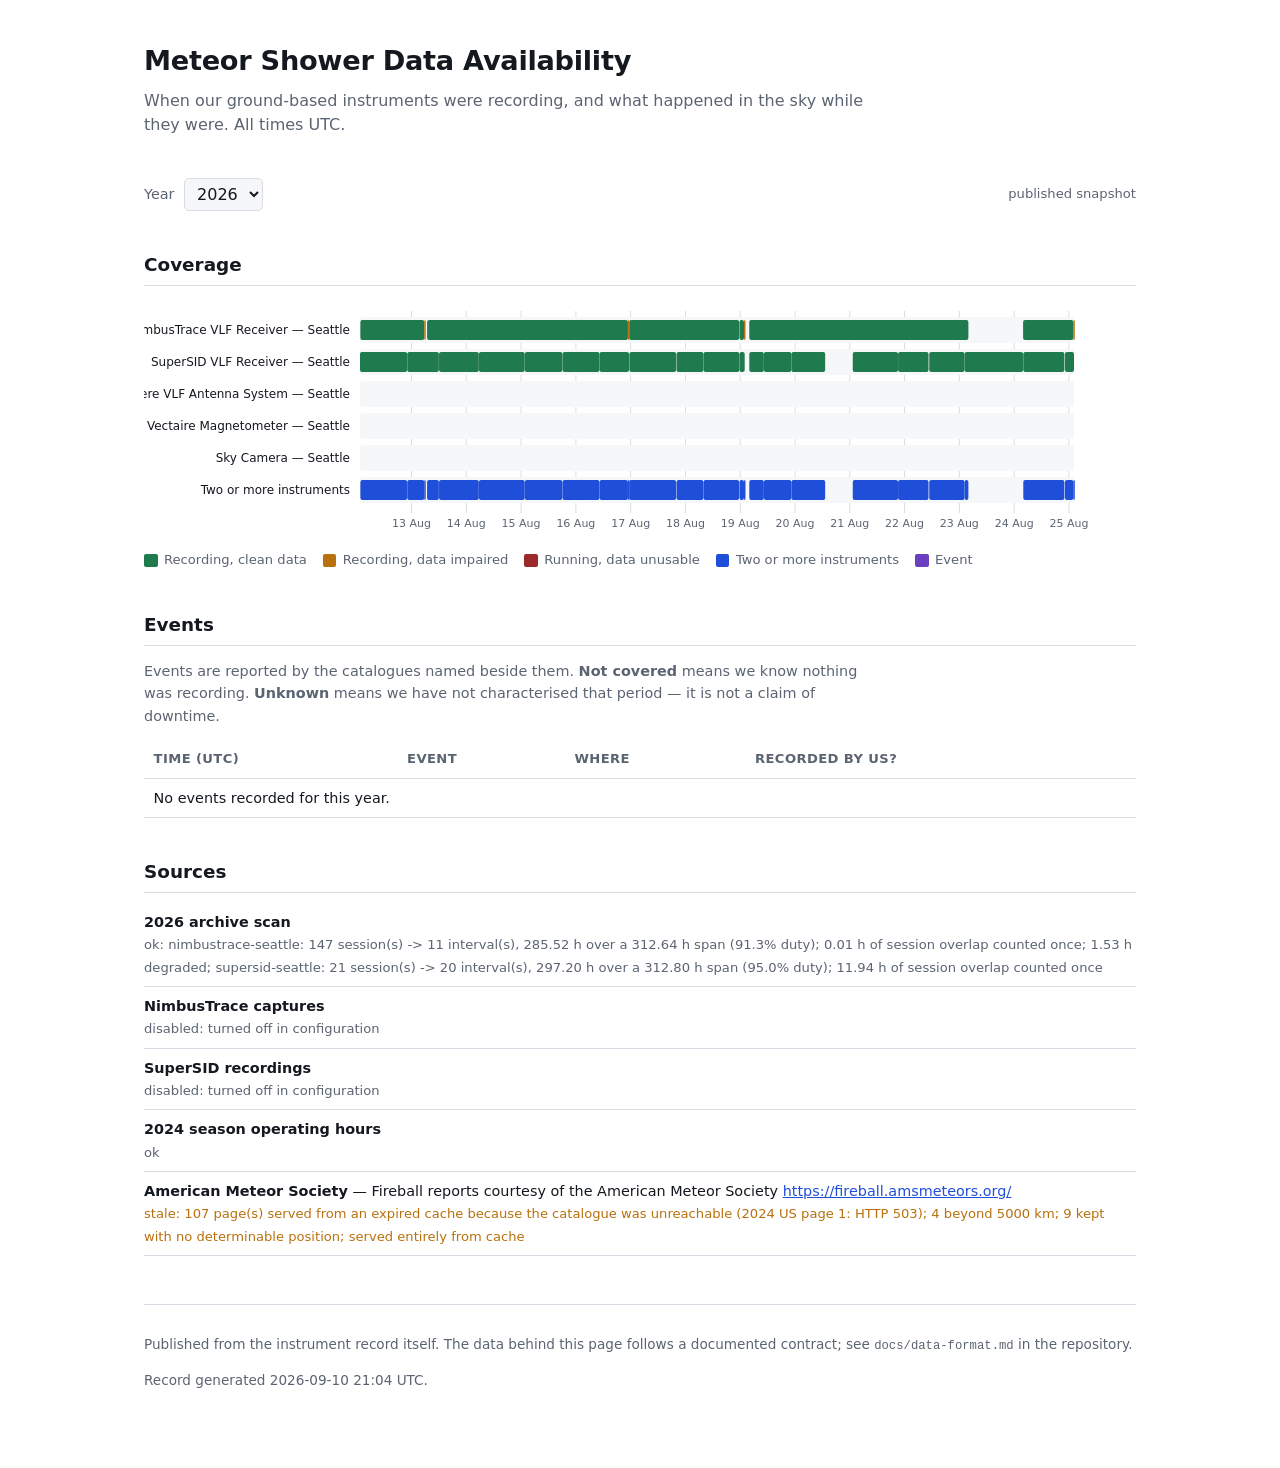
<file: web/reference.html>
<!doctype html>
<html lang="en">
<head>
<meta charset="utf-8">
<meta name="viewport" content="width=device-width, initial-scale=1">
<title>Meteor Shower Data Availability</title>
<meta name="description" content="When our ground-based VLF instruments were recording, and what happened in the sky while they were.">
<link rel="stylesheet" href="style.css">
</head>
<body>

<header class="masthead">
  <h1>Meteor Shower Data Availability</h1>
  <p class="tagline">
    When our ground-based instruments were recording, and what happened in the sky while they were.
    All times UTC.
  </p>
</header>

<div id="status" class="status" role="status" aria-live="polite">Loading the record…</div>

<main id="main" hidden>

  <section class="controls">
    <label for="year">Year</label>
    <select id="year"></select>
    <span id="feed" class="feed"></span>
  </section>

  <section aria-labelledby="coverage-heading">
    <h2 id="coverage-heading">Coverage</h2>
    <div class="scroller">
      <svg id="timeline" role="img" aria-label="Instrument coverage over time"></svg>
    </div>
    <ul class="legend">
      <li><span class="swatch swatch-good"></span>Recording, clean data</li>
      <li><span class="swatch swatch-degraded"></span>Recording, data impaired</li>
      <li><span class="swatch swatch-lost"></span>Running, data unusable</li>
      <li><span class="swatch swatch-overlap"></span>Two or more instruments</li>
      <li><span class="swatch swatch-event"></span>Event</li>
    </ul>
  </section>

  <section aria-labelledby="events-heading">
    <h2 id="events-heading">Events</h2>
    <p class="note">
      Events are reported by the catalogues named beside them. <strong>Not covered</strong> means we
      know nothing was recording. <strong>Unknown</strong> means we have not characterised that
      period — it is not a claim of downtime.
    </p>
    <div class="scroller">
      <table id="events">
        <thead>
          <tr>
            <th scope="col">Time (UTC)</th>
            <th scope="col">Event</th>
            <th scope="col">Where</th>
            <th scope="col">Recorded by us?</th>
          </tr>
        </thead>
        <tbody></tbody>
      </table>
    </div>
  </section>

  <section aria-labelledby="sources-heading">
    <h2 id="sources-heading">Sources</h2>
    <ul id="sources" class="sources"></ul>
  </section>

</main>

<footer class="colophon">
  <p>
    Published from the instrument record itself. The data behind this page follows a documented
    contract; see <code>docs/data-format.md</code> in the repository.
  </p>
  <p id="generated" class="generated"></p>
</footer>

<script src="config.js"></script>
<script src="app.js"></script>
</body>
</html>
</file>
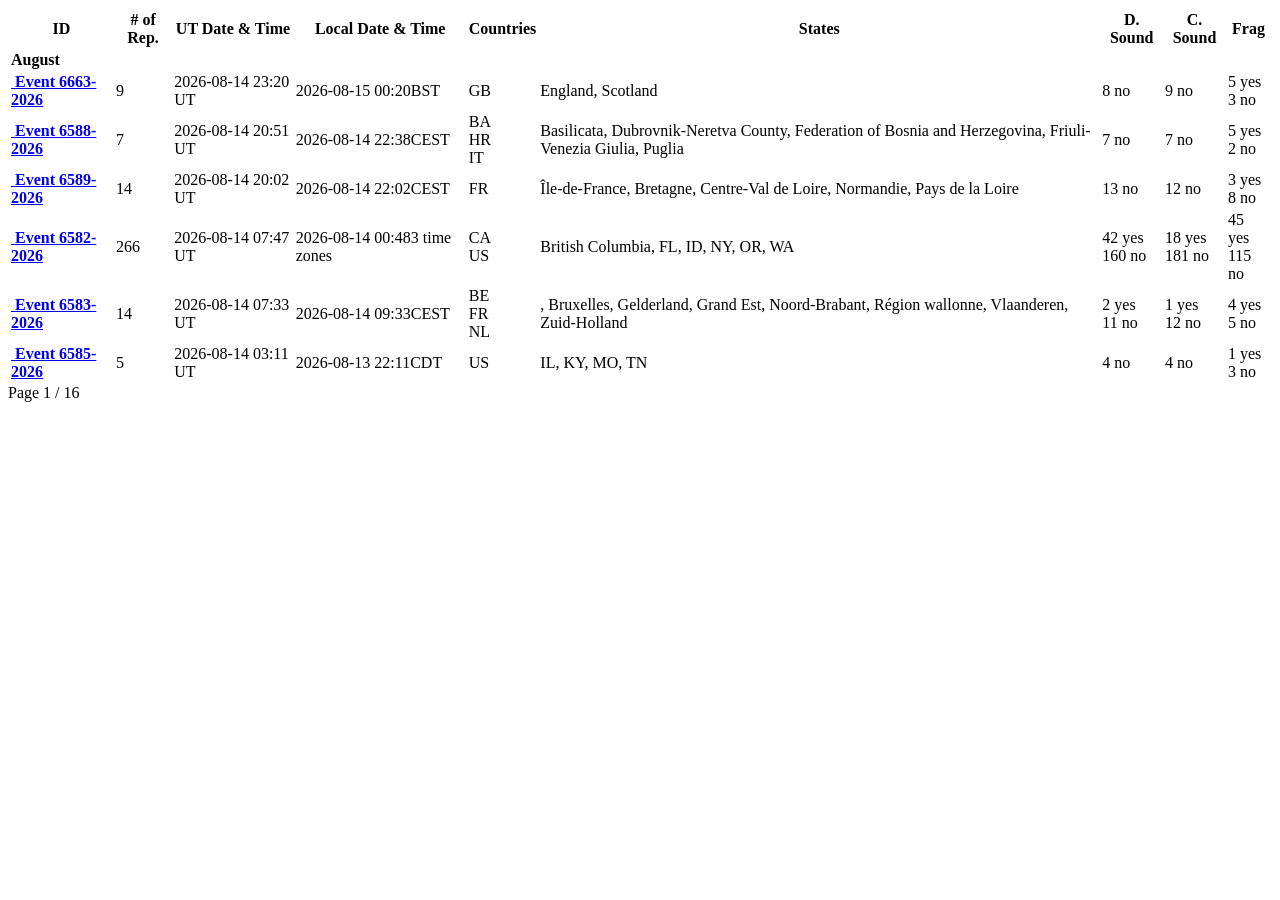
<file: backend/tests/fixtures/ams_browse_events.html>
<html><body>
<table class="table table-hover table-condensed table-results "><thead><tr><th>ID</th><th class="nw" title="Number of Reports"># of Rep.</th><th class="nw" title="Average UT Date &amp; Time">UT Date &amp; Time</th><th class="nw" title="Average Local Date &amp; Time">Local Date &amp; Time</th><th class="nw" title="Countries">Countries</th><th class="nw" title="States">States</th><th class="c nw" title="Delayed Sound">D. Sound</th><th class="c nw" title="Concurrent Sound">C. Sound</th><th class="c nw" title="Fragmentation">Frag</th></tr> </thead><tbody>
<tr><td colspan="12" class="event"><strong> August</strong></td></tr>
<tr><td class="nw"><a href="/members/imo_view/event/2026/6663" title="View Event 107546"><span class="fa fa-map-marker"></span>&nbsp;<strong>Event 6663-2026</strong></a></td><td>9</td><td class="nw">2026-08-14 23:20 UT</td><td class="nw">2026-08-15 00:20BST</td><td class="c nw">GB <span class="hankey-flag hankey-flag-gb" title="GB"></span> <br/></td><td>England, Scotland</td><td><div class="sgraph_number clearfix"><div class="no"> 8 no</div></div><div class="sgraph clearfix"><div class="no" style="width:88%"></div></div></td><td><div class="sgraph_number clearfix"><div class="no"> 9 no </div></div><div class="sgraph clearfix"><div class="no" style="width:100%"></div></div></td><td><div class="sgraph_number clearfix"><div class="yes"> 5 yes </div><div class="no"> 3 no </div></div><div class="sgraph clearfix"><div class="yes" style="width:55%"></div><div class="no" style="width:33%"></div></div></td></tr>
<tr><td class="nw"><a href="/members/imo_view/event/2026/6588" title="View Event 107470"><span class="fa fa-map-marker"></span>&nbsp;<strong>Event 6588-2026</strong></a></td><td>7</td><td class="nw">2026-08-14 20:51 UT</td><td class="nw">2026-08-14 22:38CEST</td><td class="c nw">BA <span class="hankey-flag hankey-flag-ba" title="BA"></span> <br/>HR <span class="hankey-flag hankey-flag-hr" title="HR"></span> <br/>IT <span class="hankey-flag hankey-flag-it" title="IT"></span> <br/></td><td>Basilicata, Dubrovnik-Neretva County, Federation of Bosnia and Herzegovina, Friuli-Venezia Giulia, Puglia</td><td><div class="sgraph_number clearfix"><div class="no"> 7 no</div></div><div class="sgraph clearfix"><div class="no" style="width:100%"></div></div></td><td><div class="sgraph_number clearfix"><div class="no"> 7 no </div></div><div class="sgraph clearfix"><div class="no" style="width:100%"></div></div></td><td><div class="sgraph_number clearfix"><div class="yes"> 5 yes </div><div class="no"> 2 no </div></div><div class="sgraph clearfix"><div class="yes" style="width:71%"></div><div class="no" style="width:28%"></div></div></td></tr>
<tr><td class="nw"><a href="/members/imo_view/event/2026/6589" title="View Event 107471"><span class="fa fa-map-marker"></span>&nbsp;<strong>Event 6589-2026</strong></a></td><td>14</td><td class="nw">2026-08-14 20:02 UT</td><td class="nw">2026-08-14 22:02CEST</td><td class="c nw">FR <span class="hankey-flag hankey-flag-fr" title="FR"></span> <br/></td><td>Île-de-France, Bretagne, Centre-Val de Loire, Normandie, Pays de la Loire</td><td><div class="sgraph_number clearfix"><div class="no"> 13 no</div></div><div class="sgraph clearfix"><div class="no" style="width:92%"></div></div></td><td><div class="sgraph_number clearfix"><div class="no"> 12 no </div></div><div class="sgraph clearfix"><div class="no" style="width:85%"></div></div></td><td><div class="sgraph_number clearfix"><div class="yes"> 3 yes </div><div class="no"> 8 no </div></div><div class="sgraph clearfix"><div class="yes" style="width:21%"></div><div class="no" style="width:57%"></div></div></td></tr>
<tr><td class="nw"><a href="/members/imo_view/event/2026/6582" title="View Event 107463"><span class="fa fa-map-marker"></span>&nbsp;<strong>Event 6582-2026</strong></a></td><td>266</td><td class="nw">2026-08-14 07:47 UT</td><td class="nw">2026-08-14 00:48<span class="mult-tz">3 time zones</span></td><td class="c nw">CA <span class="hankey-flag hankey-flag-ca" title="CA"></span> <br/>US <span class="hankey-flag hankey-flag-us" title="US"></span> <br/></td><td>British Columbia, FL, ID, NY, OR, WA</td><td><div class="sgraph_number clearfix"><div class="yes">42 yes</div><div class="no"> 160 no</div></div><div class="sgraph clearfix"><div class="yes" style="width:15%"></div><div class="no" style="width:60%"></div></div></td><td><div class="sgraph_number clearfix"><div class="yes"> 18 yes </div><div class="no"> 181 no </div></div><div class="sgraph clearfix"><div class="yes" style="width:6%"></div><div class="no" style="width:68%"></div></div></td><td><div class="sgraph_number clearfix"><div class="yes"> 45 yes </div><div class="no"> 115 no </div></div><div class="sgraph clearfix"><div class="yes" style="width:16%"></div><div class="no" style="width:43%"></div></div></td></tr>
<tr><td class="nw"><a href="/members/imo_view/event/2026/6583" title="View Event 107465"><span class="fa fa-map-marker"></span>&nbsp;<strong>Event 6583-2026</strong></a></td><td>14</td><td class="nw">2026-08-14 07:33 UT</td><td class="nw">2026-08-14 09:33CEST</td><td class="c nw">BE <span class="hankey-flag hankey-flag-be" title="BE"></span> <br/>FR <span class="hankey-flag hankey-flag-fr" title="FR"></span> <br/>NL <span class="hankey-flag hankey-flag-nl" title="NL"></span> <br/></td><td>, Bruxelles, Gelderland, Grand Est, Noord-Brabant, Région wallonne, Vlaanderen, Zuid-Holland</td><td><div class="sgraph_number clearfix"><div class="yes">2 yes</div><div class="no"> 11 no</div></div><div class="sgraph clearfix"><div class="yes" style="width:14%"></div><div class="no" style="width:78%"></div></div></td><td><div class="sgraph_number clearfix"><div class="yes"> 1 yes </div><div class="no"> 12 no </div></div><div class="sgraph clearfix"><div class="yes" style="width:7%"></div><div class="no" style="width:85%"></div></div></td><td><div class="sgraph_number clearfix"><div class="yes"> 4 yes </div><div class="no"> 5 no </div></div><div class="sgraph clearfix"><div class="yes" style="width:28%"></div><div class="no" style="width:35%"></div></div></td></tr>
<tr><td class="nw"><a href="/members/imo_view/event/2026/6585" title="View Event 107467"><span class="fa fa-map-marker"></span>&nbsp;<strong>Event 6585-2026</strong></a></td><td>5</td><td class="nw">2026-08-14 03:11 UT</td><td class="nw">2026-08-13 22:11CDT</td><td class="c nw">US <span class="hankey-flag hankey-flag-us" title="US"></span> <br/></td><td>IL, KY, MO, TN</td><td><div class="sgraph_number clearfix"><div class="no"> 4 no</div></div><div class="sgraph clearfix"><div class="no" style="width:80%"></div></div></td><td><div class="sgraph_number clearfix"><div class="no"> 4 no </div></div><div class="sgraph clearfix"><div class="no" style="width:80%"></div></div></td><td><div class="sgraph_number clearfix"><div class="yes"> 1 yes </div><div class="no"> 3 no </div></div><div class="sgraph clearfix"><div class="yes" style="width:20%"></div><div class="no" style="width:60%"></div></div></td></tr>
</tbody></table>
<div class="pagination-info pull-right">Page 1 / 16</div>
</body></html>
</file>
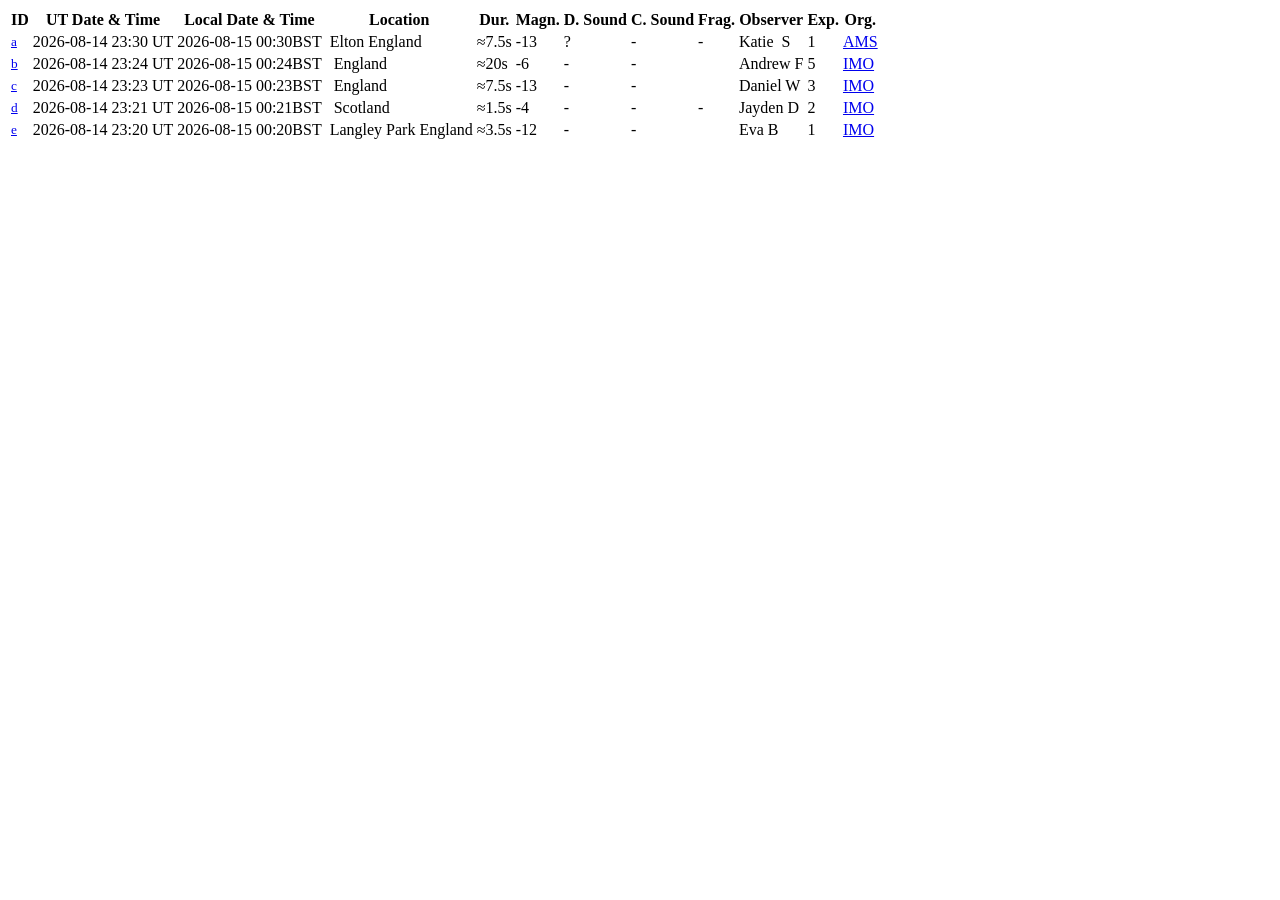
<file: backend/tests/fixtures/ams_event.html>
<html><body>
<table class="table table-hover table-condensed table-results mb"><thead><tr><th>ID</th><th class="nw" title="UT Date &amp; Time">UT Date &amp; Time</th><th class="nw" title="Local Date &amp; Time">Local Date &amp; Time</th><th class="nw" title="Location">Location</th><th class="r nw" title="Duration">Dur.</th><th class="r nw" title="Stellaire Magnitude">Magn.</th><th class="c nw" title="Delayed Sound">D. Sound</th><th class="c nw" title="Concurent Sound">C. Sound</th><th class="c" title="Fragmentation">Frag.</th><th class="nw" title="Observer">Observer</th><th class="nw" title="Experience Level">Exp.</th><th class="nw" title="Organization">Org.</th></tr></thead><tbody>
<tr><td class="nw"><a href="/members/imo_view/report/437312" target="_blank"><small>a <span class="fa fa-arrow-circle-up"></span></small></a></td><td class="nw">2026-08-14 23:30 UT</td><td class="nw">2026-08-15 00:30BST</td><td><span class="hankey-flag hankey-flag-gb"title="GB"></span>&nbsp;Elton&nbsp;England</td><td class="r">&ap;7.5s</td><td class="r">-13</td><td class="c">?</td><td class="c">-</td><td class="c">-</td><td>Katie &nbsp;S</td><td>1</td><td><a href="https://www.amsmeteors.org" target="_blank">AMS</a></td></tr>
<tr><td class="nw"><a href="/members/imo_view/report/437287" target="_blank"><small>b <span class="fa fa-arrow-circle-up"></span></small></a></td><td class="nw">2026-08-14 23:24 UT</td><td class="nw">2026-08-15 00:24BST</td><td><span class="hankey-flag hankey-flag-gb"title="GB"></span>&nbsp;&nbsp;England</td><td class="r">&ap;20s</td><td class="r">-6</td><td class="c">-</td><td class="c">-</td><td class="c"><span class="glyphicon glyphicon-ok"></span></td><td>Andrew&nbsp;F</td><td>5</td><td><a href="https://imo.imo.net" target="_blank">IMO</a></td></tr>
<tr><td class="nw"><a href="/members/imo_view/report/437292" target="_blank"><small>c <span class="fa fa-arrow-circle-up"></span></small></a></td><td class="nw">2026-08-14 23:23 UT</td><td class="nw">2026-08-15 00:23BST</td><td><span class="hankey-flag hankey-flag-gb"title="GB"></span>&nbsp;&nbsp;England</td><td class="r">&ap;7.5s</td><td class="r">-13</td><td class="c">-</td><td class="c">-</td><td class="c"><span class="glyphicon glyphicon-ok"></span></td><td>Daniel&nbsp;W</td><td>3</td><td><a href="https://imo.imo.net" target="_blank">IMO</a></td></tr>
<tr><td class="nw"><a href="/members/imo_view/report/437282" target="_blank"><small>d <span class="fa fa-arrow-circle-up"></span></small></a></td><td class="nw">2026-08-14 23:21 UT</td><td class="nw">2026-08-15 00:21BST</td><td><span class="hankey-flag hankey-flag-gb"title="GB"></span>&nbsp;&nbsp;Scotland</td><td class="r">&ap;1.5s</td><td class="r">-4</td><td class="c">-</td><td class="c">-</td><td class="c">-</td><td>Jayden&nbsp;D</td><td>2</td><td><a href="https://imo.imo.net" target="_blank">IMO</a></td></tr>
<tr><td class="nw"><a href="/members/imo_view/report/437290" target="_blank"><small>e <span class="fa fa-arrow-circle-up"></span></small></a></td><td class="nw">2026-08-14 23:20 UT</td><td class="nw">2026-08-15 00:20BST</td><td><span class="hankey-flag hankey-flag-gb"title="GB"></span>&nbsp;Langley Park&nbsp;England</td><td class="r">&ap;3.5s</td><td class="r">-12</td><td class="c">-</td><td class="c">-</td><td class="c"><span class="glyphicon glyphicon-ok"></span></td><td>Eva&nbsp;B</td><td>1</td><td><a href="https://imo.imo.net" target="_blank">IMO</a></td></tr>
</tbody></table>
<script>const observers = {"a":[{"rep":"437312","id":"a","lat":"53.273344","lng":"-2.818730","ic":"R","lk":"300.00000","faz":"300.00000","laz":"360.00000","cs":0,"ds":0,"l":"1"}],"b":[{"rep":"437287","id":"b","lat":"54.996303","lng":"-1.711971","ic":"G","lk":"285.00000","faz":"0.00000","laz":"180.00000","cs":0,"ds":0,"l":"5"}],"c":[{"rep":"437292","id":"c","lat":"54.534236","lng":"-1.532601","ic":"G","lk":"254.55000","faz":"244.79000","laz":"240.48000","cs":0,"ds":0,"l":"3"}],"d":[{"rep":"437282","id":"d","lat":"55.936925","lng":"-3.062827","ic":"G","lk":"228.77000","faz":"209.80000","laz":"98.92000","cs":0,"ds":0,"l":"2"}],"e":[{"rep":"437290","id":"e","lat":"54.796857","lng":"-1.681783","ic":"G","lk":"0.00000","faz":"280.00000","laz":"280.00000","cs":0,"ds":0,"l":"1"}],"f":[{"rep":"437301","id":"f","lat":"55.175800","lng":"-1.680093","ic":"G","lk":"300.00000","faz":"300.00000","laz":"280.00000","cs":0,"ds":0,"l":"2"}],"g":[{"rep":"437296","id":"g","lat":"54.705191","lng":"-1.245673","ic":"G","lk":"290.00000","faz":"290.00000","laz":"270.00000","cs":0,"ds":0,"l":"2"}],"h":[{"rep":"437284","id":"h","lat":"53.404578","lng":"-2.915849","ic":"R","lk":"25.67000","faz":"33.63000","laz":"17.12000","cs":0,"ds":0,"l":"1"}],"i":[{"rep":"437309","id":"i","lat":"55.175785","lng":"-1.680095","ic":"G","lk":"256.14000","faz":"291.78000","laz":"212.79000","cs":0,"ds":0,"l":"2"}]};
const trajectory = [{"fireball_year":"2026","ams_year_id":"6663","traj_id":5745892,"event_id":107546,"average_magnitude":-8.8889,"start_lat":55.097015188307,"start_long":-2.519133636224,"start_alt":80000,"end_lat":54.744496364366,"end_long":-2.18372907452,"end_alt":44140.733559051,"impact_lat":54.3112388834,"impact_long":-1.7727306276,"epicenter_lat":54.668314,"epicenter_long":-2.040307,"threshold":1000,"min_hour_diff":48,"comp_precision":12,"min_rating":1,"end_threshold":150,"optimized_ratings":1,"num_reports_for_options":9,"RA_dec":14.463045559286,"RA":"00:57","d_Dec":65.000852127906,"org":0,"date_of_creation":"2026-08-15 09:41:10","public_traj":0,"nbre_total_reports":9}];</script>
</body></html>
</file>
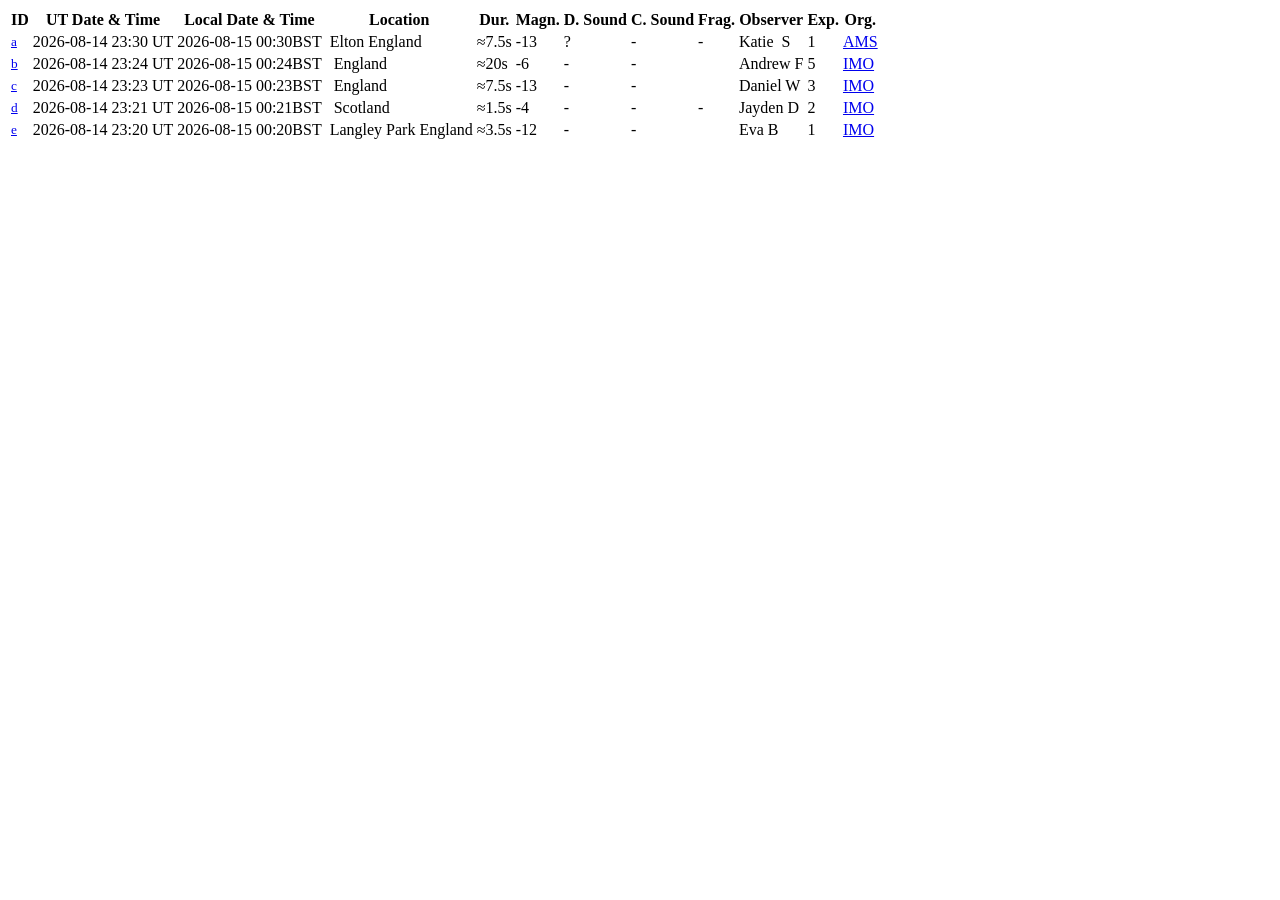
<file: backend/tests/fixtures/ams_event_no_trajectory.html>
<html><body>
<table class="table table-hover table-condensed table-results mb"><thead><tr><th>ID</th><th class="nw" title="UT Date &amp; Time">UT Date &amp; Time</th><th class="nw" title="Local Date &amp; Time">Local Date &amp; Time</th><th class="nw" title="Location">Location</th><th class="r nw" title="Duration">Dur.</th><th class="r nw" title="Stellaire Magnitude">Magn.</th><th class="c nw" title="Delayed Sound">D. Sound</th><th class="c nw" title="Concurent Sound">C. Sound</th><th class="c" title="Fragmentation">Frag.</th><th class="nw" title="Observer">Observer</th><th class="nw" title="Experience Level">Exp.</th><th class="nw" title="Organization">Org.</th></tr></thead><tbody>
<tr><td class="nw"><a href="/members/imo_view/report/437312" target="_blank"><small>a <span class="fa fa-arrow-circle-up"></span></small></a></td><td class="nw">2026-08-14 23:30 UT</td><td class="nw">2026-08-15 00:30BST</td><td><span class="hankey-flag hankey-flag-gb"title="GB"></span>&nbsp;Elton&nbsp;England</td><td class="r">&ap;7.5s</td><td class="r">-13</td><td class="c">?</td><td class="c">-</td><td class="c">-</td><td>Katie &nbsp;S</td><td>1</td><td><a href="https://www.amsmeteors.org" target="_blank">AMS</a></td></tr>
<tr><td class="nw"><a href="/members/imo_view/report/437287" target="_blank"><small>b <span class="fa fa-arrow-circle-up"></span></small></a></td><td class="nw">2026-08-14 23:24 UT</td><td class="nw">2026-08-15 00:24BST</td><td><span class="hankey-flag hankey-flag-gb"title="GB"></span>&nbsp;&nbsp;England</td><td class="r">&ap;20s</td><td class="r">-6</td><td class="c">-</td><td class="c">-</td><td class="c"><span class="glyphicon glyphicon-ok"></span></td><td>Andrew&nbsp;F</td><td>5</td><td><a href="https://imo.imo.net" target="_blank">IMO</a></td></tr>
<tr><td class="nw"><a href="/members/imo_view/report/437292" target="_blank"><small>c <span class="fa fa-arrow-circle-up"></span></small></a></td><td class="nw">2026-08-14 23:23 UT</td><td class="nw">2026-08-15 00:23BST</td><td><span class="hankey-flag hankey-flag-gb"title="GB"></span>&nbsp;&nbsp;England</td><td class="r">&ap;7.5s</td><td class="r">-13</td><td class="c">-</td><td class="c">-</td><td class="c"><span class="glyphicon glyphicon-ok"></span></td><td>Daniel&nbsp;W</td><td>3</td><td><a href="https://imo.imo.net" target="_blank">IMO</a></td></tr>
<tr><td class="nw"><a href="/members/imo_view/report/437282" target="_blank"><small>d <span class="fa fa-arrow-circle-up"></span></small></a></td><td class="nw">2026-08-14 23:21 UT</td><td class="nw">2026-08-15 00:21BST</td><td><span class="hankey-flag hankey-flag-gb"title="GB"></span>&nbsp;&nbsp;Scotland</td><td class="r">&ap;1.5s</td><td class="r">-4</td><td class="c">-</td><td class="c">-</td><td class="c">-</td><td>Jayden&nbsp;D</td><td>2</td><td><a href="https://imo.imo.net" target="_blank">IMO</a></td></tr>
<tr><td class="nw"><a href="/members/imo_view/report/437290" target="_blank"><small>e <span class="fa fa-arrow-circle-up"></span></small></a></td><td class="nw">2026-08-14 23:20 UT</td><td class="nw">2026-08-15 00:20BST</td><td><span class="hankey-flag hankey-flag-gb"title="GB"></span>&nbsp;Langley Park&nbsp;England</td><td class="r">&ap;3.5s</td><td class="r">-12</td><td class="c">-</td><td class="c">-</td><td class="c"><span class="glyphicon glyphicon-ok"></span></td><td>Eva&nbsp;B</td><td>1</td><td><a href="https://imo.imo.net" target="_blank">IMO</a></td></tr>
</tbody></table>
<script>const observers = {"a":[{"rep":"437312","id":"a","lat":"53.273344","lng":"-2.818730","ic":"R","lk":"300.00000","faz":"300.00000","laz":"360.00000","cs":0,"ds":0,"l":"1"}],"b":[{"rep":"437287","id":"b","lat":"54.996303","lng":"-1.711971","ic":"G","lk":"285.00000","faz":"0.00000","laz":"180.00000","cs":0,"ds":0,"l":"5"}],"c":[{"rep":"437292","id":"c","lat":"54.534236","lng":"-1.532601","ic":"G","lk":"254.55000","faz":"244.79000","laz":"240.48000","cs":0,"ds":0,"l":"3"}],"d":[{"rep":"437282","id":"d","lat":"55.936925","lng":"-3.062827","ic":"G","lk":"228.77000","faz":"209.80000","laz":"98.92000","cs":0,"ds":0,"l":"2"}],"e":[{"rep":"437290","id":"e","lat":"54.796857","lng":"-1.681783","ic":"G","lk":"0.00000","faz":"280.00000","laz":"280.00000","cs":0,"ds":0,"l":"1"}],"f":[{"rep":"437301","id":"f","lat":"55.175800","lng":"-1.680093","ic":"G","lk":"300.00000","faz":"300.00000","laz":"280.00000","cs":0,"ds":0,"l":"2"}],"g":[{"rep":"437296","id":"g","lat":"54.705191","lng":"-1.245673","ic":"G","lk":"290.00000","faz":"290.00000","laz":"270.00000","cs":0,"ds":0,"l":"2"}],"h":[{"rep":"437284","id":"h","lat":"53.404578","lng":"-2.915849","ic":"R","lk":"25.67000","faz":"33.63000","laz":"17.12000","cs":0,"ds":0,"l":"1"}],"i":[{"rep":"437309","id":"i","lat":"55.175785","lng":"-1.680095","ic":"G","lk":"256.14000","faz":"291.78000","laz":"212.79000","cs":0,"ds":0,"l":"2"}]};
const trajectory = null;</script>
</body></html>
</file>
<file: web/style.css>
:root {
  --bg: #ffffff;
  --panel: #f6f7f9;
  --text: #14181f;
  --muted: #5b6472;
  --rule: #d8dde5;
  --accent: #1f4fd8;

  --good: #1f7a4d;
  --degraded: #b8710d;
  --lost: #9c2a2a;
  --overlap: #1f4fd8;
  --event: #6b3fbf;
  --unknown: #6b7484;
}

@media (prefers-color-scheme: dark) {
  :root {
    --bg: #10141a;
    --panel: #171d26;
    --text: #e6eaf0;
    --muted: #99a3b2;
    --rule: #2a323e;
    --accent: #7ea2ff;

    --good: #4fc78a;
    --degraded: #e0a445;
    --lost: #e0645f;
    --overlap: #7ea2ff;
    --event: #b18cf5;
    --unknown: #8a94a4;
  }
}

* { box-sizing: border-box; }

body {
  margin: 0;
  padding: 0 1.25rem 4rem;
  background: var(--bg);
  color: var(--text);
  font: 16px/1.55 system-ui, -apple-system, "Segoe UI", Roboto, sans-serif;
}

.masthead, #status, main, .colophon { max-width: 62rem; margin-inline: auto; }

.masthead { padding: 2.5rem 0 1rem; }
.masthead h1 { margin: 0 0 .4rem; font-size: 1.7rem; letter-spacing: -0.01em; }
.tagline { margin: 0; color: var(--muted); max-width: 46rem; }

.status {
  margin: 1rem auto;
  padding: .7rem .9rem;
  background: var(--panel);
  border: 1px solid var(--rule);
  border-radius: 6px;
  font-size: .9rem;
  color: var(--muted);
}
.status.error { border-color: var(--lost); color: var(--lost); }

h2 {
  margin: 2.5rem 0 .6rem;
  font-size: 1.15rem;
  padding-bottom: .35rem;
  border-bottom: 1px solid var(--rule);
}

.controls { display: flex; align-items: center; gap: .6rem; margin-top: 1.5rem; }
.controls label { font-size: .9rem; color: var(--muted); }
select {
  font: inherit;
  padding: .3rem .5rem;
  color: var(--text);
  background: var(--panel);
  border: 1px solid var(--rule);
  border-radius: 5px;
}
.feed { margin-left: auto; font-size: .82rem; color: var(--muted); }

.scroller { overflow-x: auto; }
#timeline { display: block; min-width: 40rem; width: 100%; }

.axis-label { fill: var(--muted); font-size: 11px; }
.row-label { fill: var(--text); font-size: 12px; }
.grid-line { stroke: var(--rule); stroke-width: 1; }
.row-base { fill: var(--panel); }

.bar-good { fill: var(--good); }
.bar-degraded { fill: var(--degraded); }
.bar-lost { fill: var(--lost); }
.bar-overlap { fill: var(--overlap); }
.event-mark { stroke: var(--event); stroke-width: 1.5; }

.legend {
  display: flex; flex-wrap: wrap; gap: 1rem;
  list-style: none; margin: .8rem 0 0; padding: 0;
  font-size: .82rem; color: var(--muted);
}
.legend li { display: flex; align-items: center; gap: .4rem; }
.swatch { width: .85rem; height: .85rem; border-radius: 2px; display: inline-block; }
.swatch-good { background: var(--good); }
.swatch-degraded { background: var(--degraded); }
.swatch-lost { background: var(--lost); }
.swatch-overlap { background: var(--overlap); }
.swatch-event { background: var(--event); }

.note { color: var(--muted); font-size: .9rem; max-width: 46rem; }

table { border-collapse: collapse; width: 100%; min-width: 36rem; font-size: .9rem; }
th, td { text-align: left; padding: .5rem .6rem; border-bottom: 1px solid var(--rule); }
th { font-weight: 600; color: var(--muted); font-size: .82rem; text-transform: uppercase; letter-spacing: .03em; }
td time { font-variant-numeric: tabular-nums; white-space: nowrap; }

.verdict { font-weight: 600; white-space: nowrap; }
.verdict-covered { color: var(--good); }
.verdict-partial { color: var(--degraded); }
.verdict-not_covered { color: var(--lost); }
.verdict-unknown { color: var(--unknown); }
.verdict-detail { display: block; font-weight: 400; color: var(--muted); font-size: .82rem; }

.sources { list-style: none; padding: 0; margin: 0; font-size: .9rem; }
.sources li { padding: .5rem 0; border-bottom: 1px solid var(--rule); }
.source-status { color: var(--muted); font-size: .82rem; }
.source-status.error, .source-status.stale { color: var(--degraded); }

.colophon { margin-top: 3rem; padding-top: 1rem; border-top: 1px solid var(--rule); color: var(--muted); font-size: .85rem; }
.generated { font-variant-numeric: tabular-nums; }

a { color: var(--accent); }
code { font-family: ui-monospace, "SF Mono", Menlo, Consolas, monospace; font-size: .9em; }
</file>
